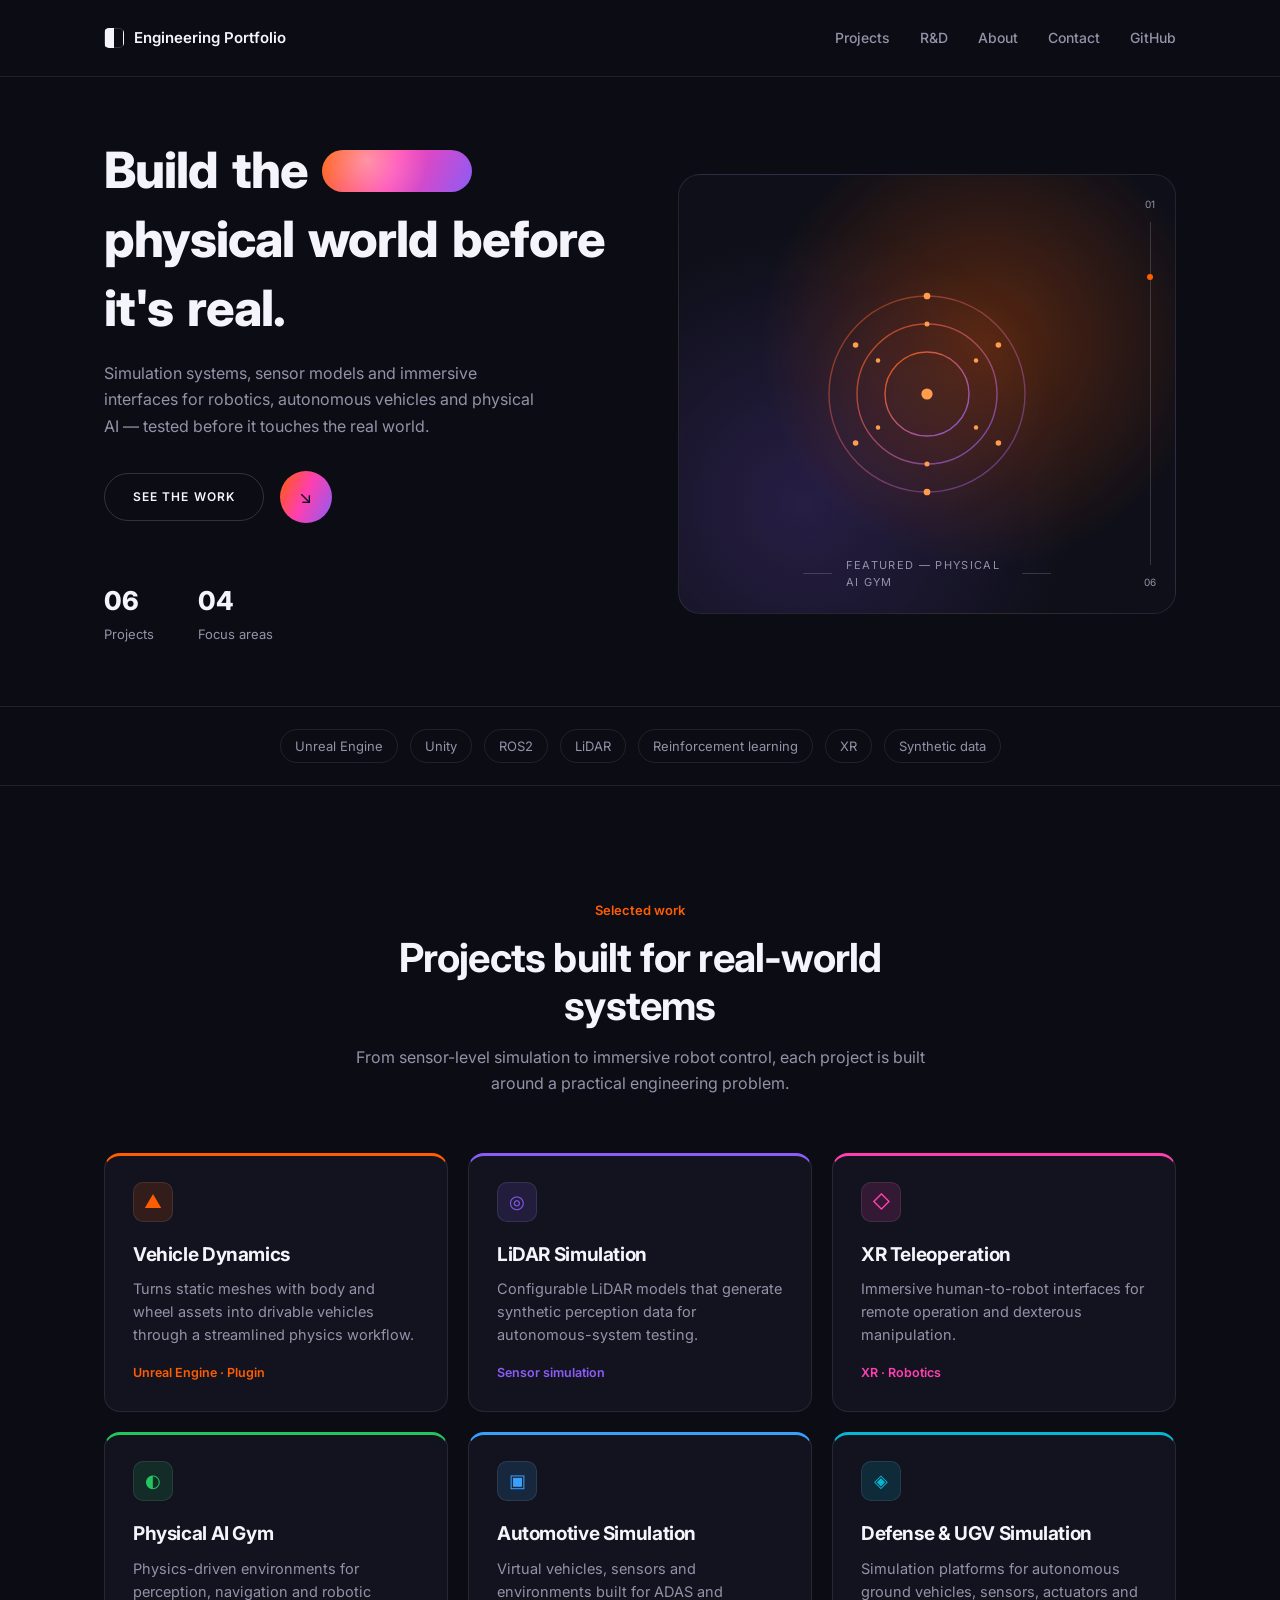
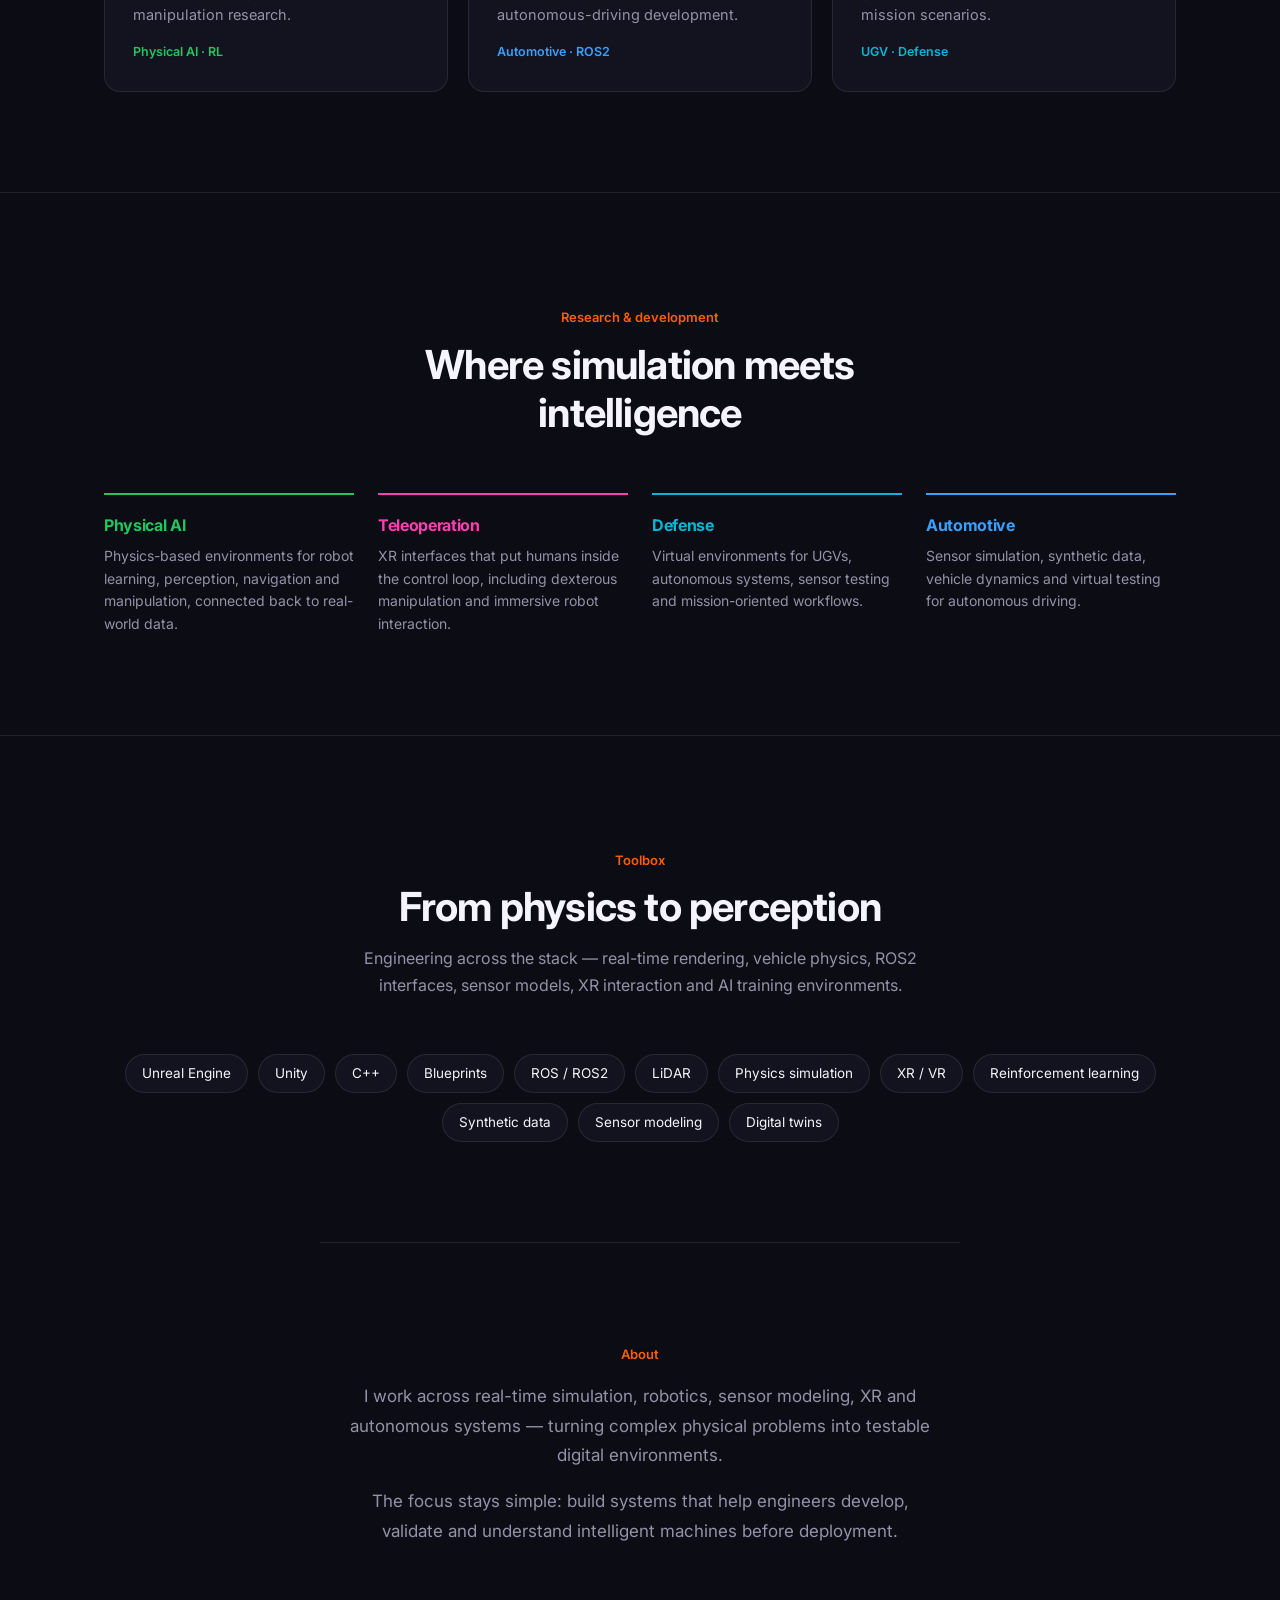
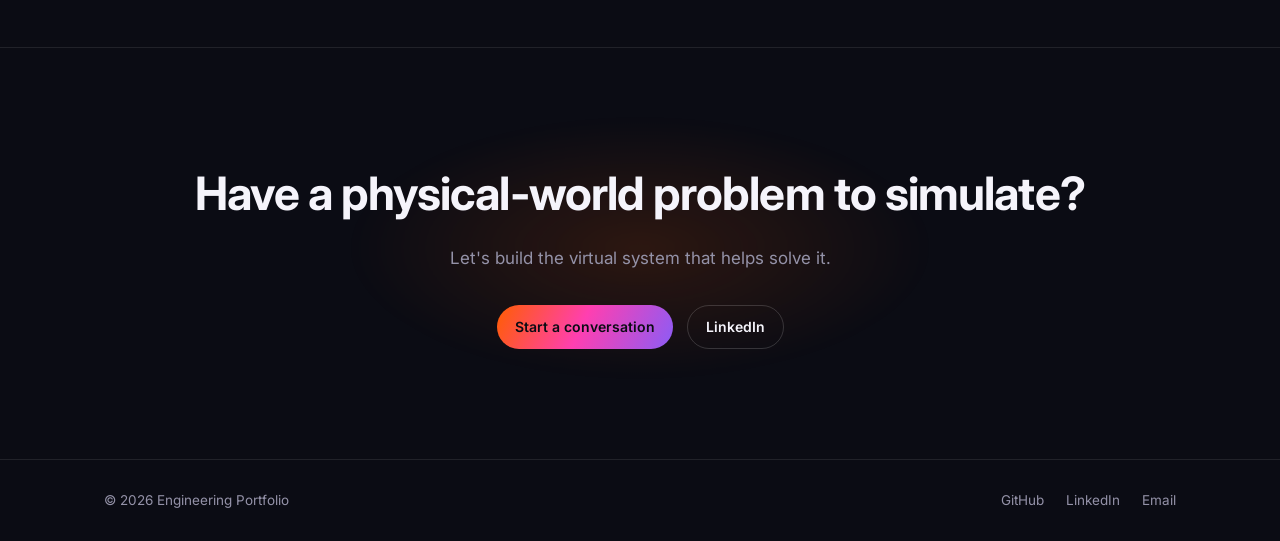
<file: index.html>
<!DOCTYPE html>
<html lang="en">
<head>
<meta charset="UTF-8">
<meta name="viewport" content="width=device-width, initial-scale=1.0">
<meta name="description" content="Portfolio — simulation, robotics, physical AI, XR and automotive systems.">
<title>Engineering Portfolio</title>
<link rel="stylesheet" href="style.css">
</head>
<body>
<div class="frame">
<header class="site-header">
  <div class="wrap">
    <a class="brand" href="#top"><span class="brand-mark"></span>Engineering Portfolio</a>
    <nav>
      <a href="#projects">Projects</a>
      <a href="#research">R&amp;D</a>
      <a href="#about">About</a>
      <a href="#contact">Contact</a>
      <a href="https://github.com/" target="_blank" rel="noopener">GitHub</a>
    </nav>
  </div>
</header>

<main id="top">
  <section class="hero2">
    <div class="wrap">
      <div class="hero2-copy">
        <h1>
          <span>Build</span><span>the</span>
          <span class="headline-pill" aria-hidden="true"></span>
          <span>physical</span><span>world</span><span>before</span><span>it's</span><span>real.</span>
        </h1>
        <p class="lede">Simulation systems, sensor models and immersive interfaces for robotics, autonomous vehicles and physical AI — tested before it touches the real world.</p>
        <div class="hero2-cta">
          <a class="btn-pill-outline" href="#projects">See the work</a>
          <a class="btn-circle" href="#contact" aria-label="Get in touch">↘</a>
        </div>
        <div class="hero2-stats">
          <div><strong>06</strong><span>Projects</span></div>
          <div><strong>04</strong><span>Focus areas</span></div>
        </div>
      </div>

      <div class="hero2-visual">
        <svg viewBox="0 0 200 200" xmlns="http://www.w3.org/2000/svg">
          <g fill="none" stroke="url(#g)" stroke-width="1">
            <circle cx="100" cy="100" r="70" opacity=".5"/>
            <circle cx="100" cy="100" r="50" opacity=".7"/>
            <circle cx="100" cy="100" r="30" opacity=".9"/>
          </g>
          <g fill="#ff9d4d">
            <circle cx="100" cy="30" r="2.4"/><circle cx="151" cy="65" r="2"/><circle cx="151" cy="135" r="2"/>
            <circle cx="100" cy="170" r="2.4"/><circle cx="49" cy="135" r="2"/><circle cx="49" cy="65" r="2"/>
            <circle cx="100" cy="50" r="1.8"/><circle cx="135" cy="76" r="1.6"/><circle cx="135" cy="124" r="1.6"/>
            <circle cx="100" cy="150" r="1.8"/><circle cx="65" cy="124" r="1.6"/><circle cx="65" cy="76" r="1.6"/>
            <circle cx="100" cy="100" r="4"/>
          </g>
          <defs>
            <linearGradient id="g" x1="0" y1="0" x2="1" y2="1">
              <stop offset="0" stop-color="#ff5d01"/>
              <stop offset="1" stop-color="#8b5cf6"/>
            </linearGradient>
          </defs>
        </svg>
        <div class="hero2-pager">
          <span class="line"></span>
          <span>FEATURED — PHYSICAL AI GYM</span>
          <span class="line"></span>
        </div>
        <div class="hero2-index">
          <span>01</span>
          <span class="track"><span class="dot"></span></span>
          <span>06</span>
        </div>
      </div>
    </div>
  </section>

  <div class="strip2">
    <div class="wrap">
      <span>Unreal Engine</span><span>Unity</span><span>ROS2</span><span>LiDAR</span><span>Reinforcement learning</span><span>XR</span><span>Synthetic data</span>
    </div>
  </div>

  <section class="section" id="projects">
    <div class="wrap">
      <div class="section-head">
        <p class="kicker">Selected work</p>
        <h2>Projects built for real-world systems</h2>
        <p>From sensor-level simulation to immersive robot control, each project is built around a practical engineering problem.</p>
      </div>

      <div class="card-grid">
        <div class="card" style="--ca:#ff5d01;--cas:rgba(255,93,1,.14)">
          <a class="card-link" href="projects/vehicle-dynamics.html" aria-label="Vehicle Dynamics"></a>
          <div class="card-icon">▲</div>
          <h3>Vehicle Dynamics</h3>
          <p>Turns static meshes with body and wheel assets into drivable vehicles through a streamlined physics workflow.</p>
          <span class="tag">Unreal Engine · Plugin</span>
        </div>

        <div class="card" style="--ca:#8b5cf6;--cas:rgba(139,92,246,.14)">
          <a class="card-link" href="projects/lidar-simulation.html" aria-label="LiDAR Simulation"></a>
          <div class="card-icon">◎</div>
          <h3>LiDAR Simulation</h3>
          <p>Configurable LiDAR models that generate synthetic perception data for autonomous-system testing.</p>
          <span class="tag">Sensor simulation</span>
        </div>

        <div class="card" style="--ca:#ff3fb0;--cas:rgba(255,63,176,.14)">
          <a class="card-link" href="projects/xr-teleoperation.html" aria-label="XR Teleoperation"></a>
          <div class="card-icon">◇</div>
          <h3>XR Teleoperation</h3>
          <p>Immersive human-to-robot interfaces for remote operation and dexterous manipulation.</p>
          <span class="tag">XR · Robotics</span>
        </div>

        <div class="card" style="--ca:#22c55e;--cas:rgba(34,197,94,.14)">
          <a class="card-link" href="projects/physical-ai.html" aria-label="Physical AI Gym"></a>
          <div class="card-icon">◐</div>
          <h3>Physical AI Gym</h3>
          <p>Physics-driven environments for perception, navigation and robotic manipulation research.</p>
          <span class="tag">Physical AI · RL</span>
        </div>

        <div class="card" style="--ca:#3aa0ff;--cas:rgba(58,160,255,.14)">
          <a class="card-link" href="projects/automotive-simulation.html" aria-label="Automotive Simulation"></a>
          <div class="card-icon">▣</div>
          <h3>Automotive Simulation</h3>
          <p>Virtual vehicles, sensors and environments built for ADAS and autonomous-driving development.</p>
          <span class="tag">Automotive · ROS2</span>
        </div>

        <div class="card" style="--ca:#06b6d4;--cas:rgba(6,182,212,.14)">
          <a class="card-link" href="projects/defense-ugv.html" aria-label="Defense and UGV Simulation"></a>
          <div class="card-icon">◈</div>
          <h3>Defense &amp; UGV Simulation</h3>
          <p>Simulation platforms for autonomous ground vehicles, sensors, actuators and mission scenarios.</p>
          <span class="tag">UGV · Defense</span>
        </div>
      </div>
    </div>
  </section>

  <section class="section" id="research" style="border-top:1px solid var(--line)">
    <div class="wrap">
      <div class="section-head">
        <p class="kicker">Research &amp; development</p>
        <h2>Where simulation meets intelligence</h2>
      </div>
      <div class="feature-grid">
        <article style="--ca:#22c55e">
          <h3>Physical AI</h3>
          <p>Physics-based environments for robot learning, perception, navigation and manipulation, connected back to real-world data.</p>
        </article>
        <article style="--ca:#ff3fb0">
          <h3>Teleoperation</h3>
          <p>XR interfaces that put humans inside the control loop, including dexterous manipulation and immersive robot interaction.</p>
        </article>
        <article style="--ca:#06b6d4">
          <h3>Defense</h3>
          <p>Virtual environments for UGVs, autonomous systems, sensor testing and mission-oriented workflows.</p>
        </article>
        <article style="--ca:#3aa0ff">
          <h3>Automotive</h3>
          <p>Sensor simulation, synthetic data, vehicle dynamics and virtual testing for autonomous driving.</p>
        </article>
      </div>
    </div>
  </section>

  <section class="section" id="toolbox" style="border-top:1px solid var(--line)">
    <div class="wrap">
      <div class="section-head">
        <p class="kicker">Toolbox</p>
        <h2>From physics to perception</h2>
        <p>Engineering across the stack — real-time rendering, vehicle physics, ROS2 interfaces, sensor models, XR interaction and AI training environments.</p>
      </div>
      <div class="tech-wrap">
        <span>Unreal Engine</span><span>Unity</span><span>C++</span><span>Blueprints</span><span>ROS / ROS2</span><span>LiDAR</span><span>Physics simulation</span><span>XR / VR</span><span>Reinforcement learning</span><span>Synthetic data</span><span>Sensor modeling</span><span>Digital twins</span>
      </div>
    </div>
  </section>

  <section class="section about" id="about" style="border-top:1px solid var(--line)">
    <div class="wrap">
      <div class="about">
        <p class="kicker" style="color:var(--accent);font-weight:600;font-size:13px;margin-bottom:14px">About</p>
        <p>I work across real-time simulation, robotics, sensor modeling, XR and autonomous systems — turning complex physical problems into testable digital environments.</p>
        <p>The focus stays simple: build systems that help engineers develop, validate and understand intelligent machines before deployment.</p>
      </div>
    </div>
  </section>

  <section class="cta" id="contact">
    <div class="cta-glow" aria-hidden="true"></div>
    <div class="wrap">
      <h2>Have a physical-world problem to simulate?</h2>
      <p>Let's build the virtual system that helps solve it.</p>
      <div class="cta-actions">
        <a class="btn btn-primary" href="mailto:your-email@example.com">Start a conversation</a>
        <a class="btn btn-ghost" href="https://www.linkedin.com/" target="_blank" rel="noopener">LinkedIn</a>
      </div>
    </div>
  </section>
</main>

<footer>
  <div class="wrap">
    <span class="copy">© 2026 Engineering Portfolio</span>
    <div class="foot-links">
      <a href="https://github.com/" target="_blank" rel="noopener">GitHub</a>
      <a href="https://www.linkedin.com/" target="_blank" rel="noopener">LinkedIn</a>
      <a href="mailto:your-email@example.com">Email</a>
    </div>
  </div>
</footer>
</div>
</body>
</html>
</file>
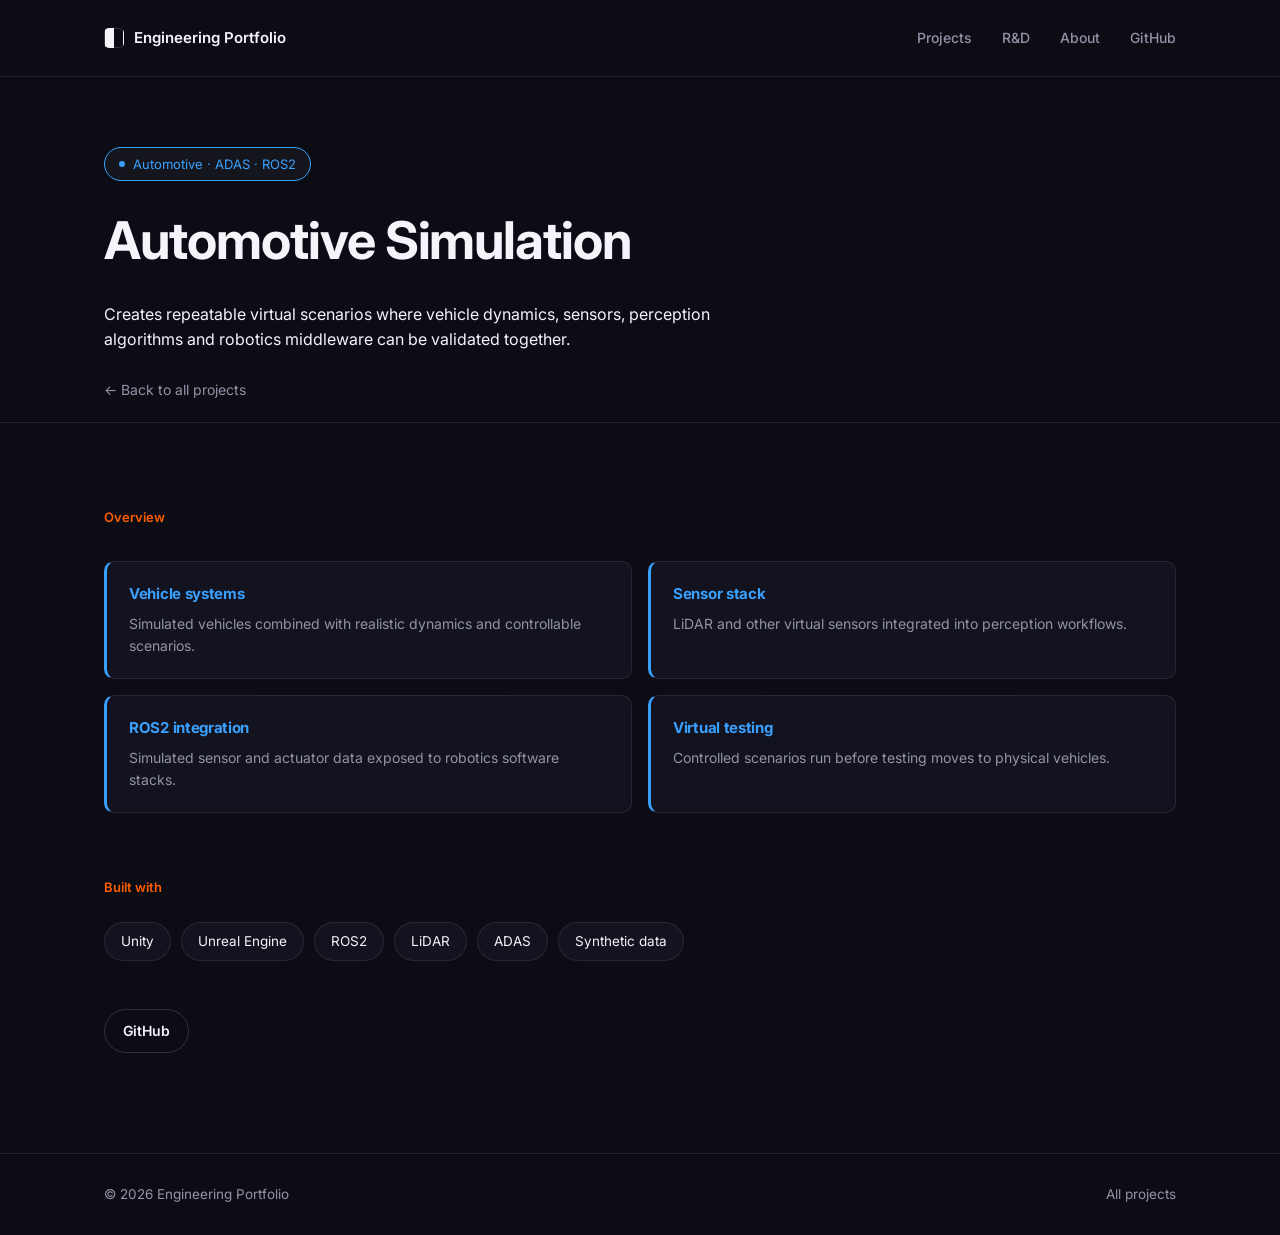
<file: automotive-simulation.html>
<!DOCTYPE html>
<html lang="en">
<head>
<meta charset="UTF-8">
<meta name="viewport" content="width=device-width, initial-scale=1.0">
<title>Automotive Simulation — Engineering Portfolio</title>
<link rel="stylesheet" href="../style.css">
</head>
<body>
<div class="frame">
<header class="site-header">
  <div class="wrap">
    <a class="brand" href="../index.html"><span class="brand-mark"></span>Engineering Portfolio</a>
    <nav>
      <a href="../index.html#projects">Projects</a>
      <a href="../index.html#research">R&amp;D</a>
      <a href="../index.html#about">About</a>
      <a href="https://github.com/" target="_blank" rel="noopener">GitHub</a>
    </nav>
  </div>
</header>

<main>
  <section class="section post-hero" style="--ca:#3aa0ff">
    <div class="wrap">
      <span class="pill"><span class="dot"></span>Automotive · ADAS · ROS2</span>
      <h1>Automotive Simulation</h1>
      <p class="lede">Creates repeatable virtual scenarios where vehicle dynamics, sensors, perception algorithms and robotics middleware can be validated together.</p>
      <a class="post-back" href="../index.html">&larr; Back to all projects</a>
    </div>
  </section>

  <section class="section" style="border-top:1px solid var(--line);padding-top:70px">
    <div class="wrap">
      <div class="section-head" style="text-align:left;margin:0 0 32px">
        <p class="kicker">Overview</p>
      </div>
      <div class="spec-grid" style="--ca:#3aa0ff">
        <div class="spec-card"><h4>Vehicle systems</h4><p>Simulated vehicles combined with realistic dynamics and controllable scenarios.</p></div>
        <div class="spec-card"><h4>Sensor stack</h4><p>LiDAR and other virtual sensors integrated into perception workflows.</p></div>
        <div class="spec-card"><h4>ROS2 integration</h4><p>Simulated sensor and actuator data exposed to robotics software stacks.</p></div>
        <div class="spec-card"><h4>Virtual testing</h4><p>Controlled scenarios run before testing moves to physical vehicles.</p></div>
      </div>

      <div class="section-head" style="text-align:left;margin:64px 0 24px">
        <p class="kicker">Built with</p>
      </div>
      <div class="tech-wrap" style="justify-content:flex-start">
        <span>Unity</span>
        <span>Unreal Engine</span>
        <span>ROS2</span>
        <span>LiDAR</span>
        <span>ADAS</span>
        <span>Synthetic data</span>
      </div>

      <div class="post-links" style="margin-top:48px">
        <a class="btn btn-ghost" href="https://github.com/" target="_blank" rel="noopener">GitHub</a>
      </div>
    </div>
  </section>
</main>

<footer>
  <div class="wrap">
    <span class="copy">© 2026 Engineering Portfolio</span>
    <div class="foot-links">
      <a href="../index.html">All projects</a>
    </div>
  </div>
</footer>
</div>
</body>
</html>
</file>
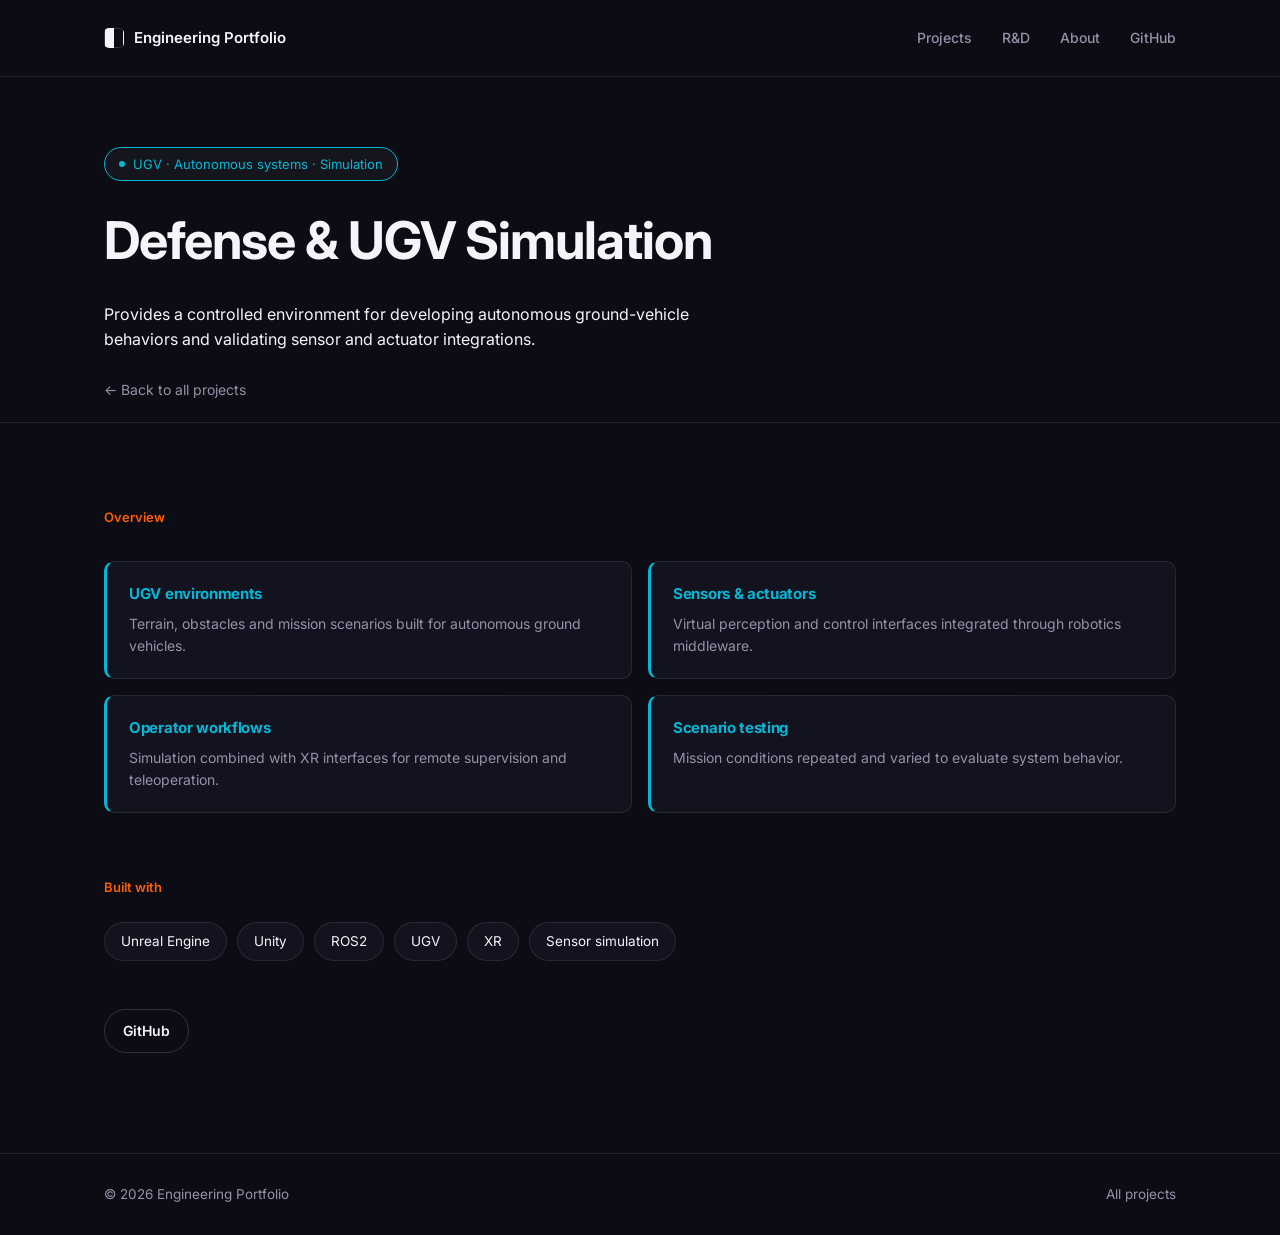
<file: defense-ugv.html>
<!DOCTYPE html>
<html lang="en">
<head>
<meta charset="UTF-8">
<meta name="viewport" content="width=device-width, initial-scale=1.0">
<title>Defense & UGV Simulation — Engineering Portfolio</title>
<link rel="stylesheet" href="../style.css">
</head>
<body>
<div class="frame">
<header class="site-header">
  <div class="wrap">
    <a class="brand" href="../index.html"><span class="brand-mark"></span>Engineering Portfolio</a>
    <nav>
      <a href="../index.html#projects">Projects</a>
      <a href="../index.html#research">R&amp;D</a>
      <a href="../index.html#about">About</a>
      <a href="https://github.com/" target="_blank" rel="noopener">GitHub</a>
    </nav>
  </div>
</header>

<main>
  <section class="section post-hero" style="--ca:#06b6d4">
    <div class="wrap">
      <span class="pill"><span class="dot"></span>UGV · Autonomous systems · Simulation</span>
      <h1>Defense &amp; UGV Simulation</h1>
      <p class="lede">Provides a controlled environment for developing autonomous ground-vehicle behaviors and validating sensor and actuator integrations.</p>
      <a class="post-back" href="../index.html">&larr; Back to all projects</a>
    </div>
  </section>

  <section class="section" style="border-top:1px solid var(--line);padding-top:70px">
    <div class="wrap">
      <div class="section-head" style="text-align:left;margin:0 0 32px">
        <p class="kicker">Overview</p>
      </div>
      <div class="spec-grid" style="--ca:#06b6d4">
        <div class="spec-card"><h4>UGV environments</h4><p>Terrain, obstacles and mission scenarios built for autonomous ground vehicles.</p></div>
        <div class="spec-card"><h4>Sensors &amp; actuators</h4><p>Virtual perception and control interfaces integrated through robotics middleware.</p></div>
        <div class="spec-card"><h4>Operator workflows</h4><p>Simulation combined with XR interfaces for remote supervision and teleoperation.</p></div>
        <div class="spec-card"><h4>Scenario testing</h4><p>Mission conditions repeated and varied to evaluate system behavior.</p></div>
      </div>

      <div class="section-head" style="text-align:left;margin:64px 0 24px">
        <p class="kicker">Built with</p>
      </div>
      <div class="tech-wrap" style="justify-content:flex-start">
        <span>Unreal Engine</span>
        <span>Unity</span>
        <span>ROS2</span>
        <span>UGV</span>
        <span>XR</span>
        <span>Sensor simulation</span>
      </div>

      <div class="post-links" style="margin-top:48px">
        <a class="btn btn-ghost" href="https://github.com/" target="_blank" rel="noopener">GitHub</a>
      </div>
    </div>
  </section>
</main>

<footer>
  <div class="wrap">
    <span class="copy">© 2026 Engineering Portfolio</span>
    <div class="foot-links">
      <a href="../index.html">All projects</a>
    </div>
  </div>
</footer>
</div>
</body>
</html>
</file>
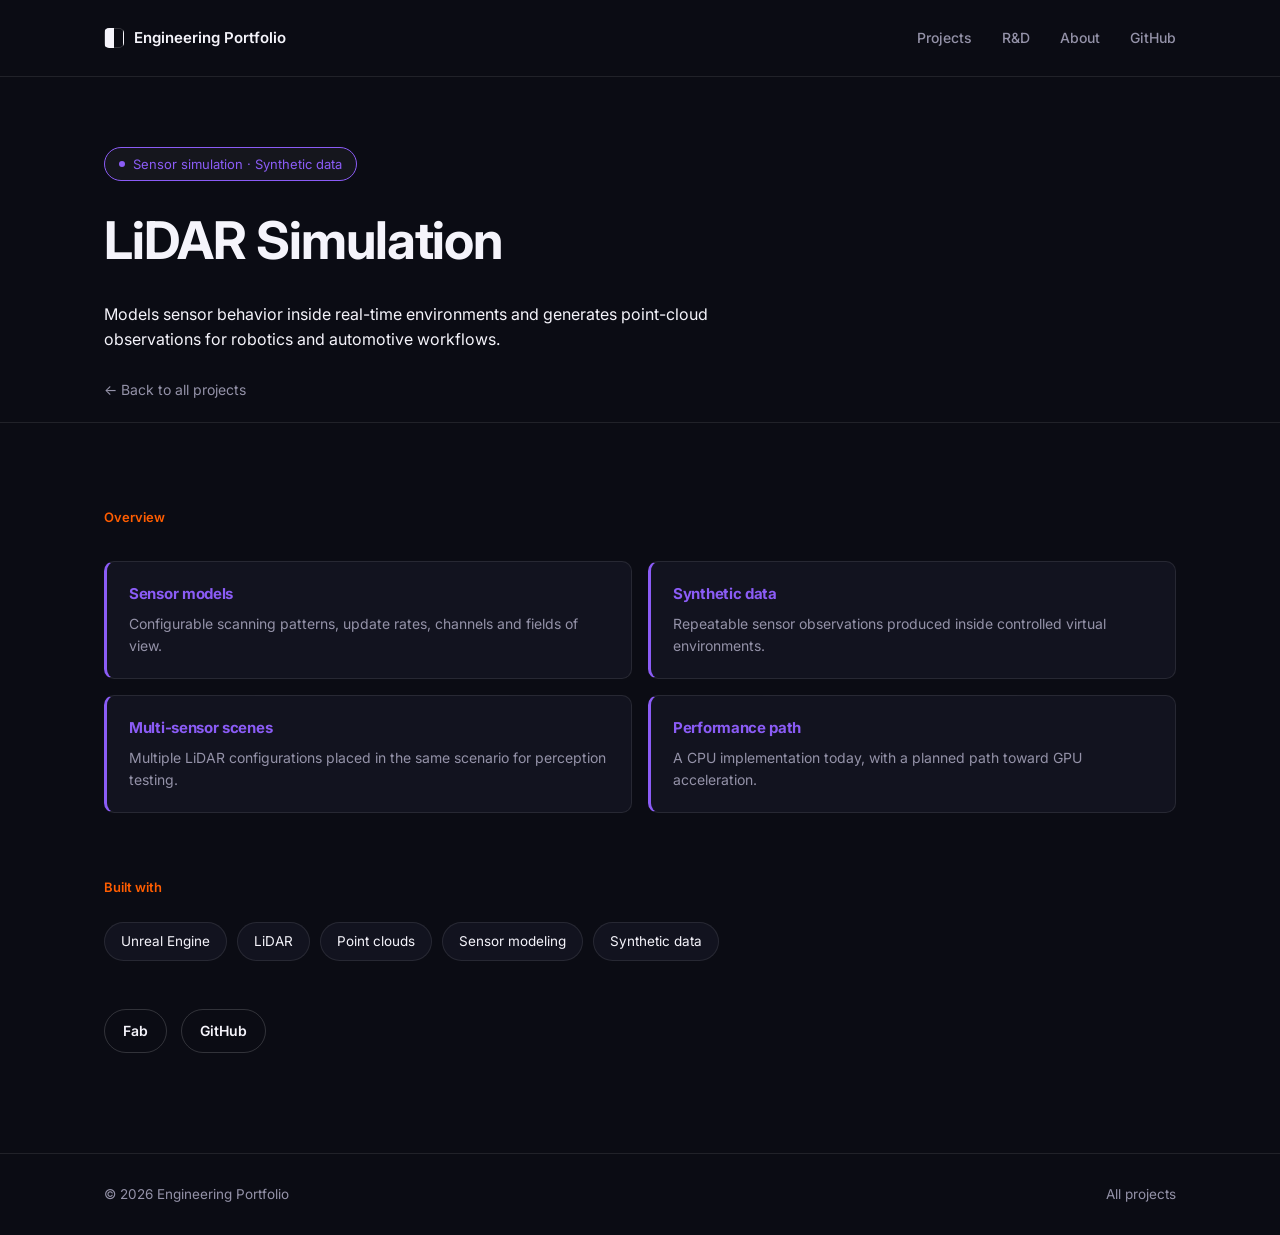
<file: lidar-simulation.html>
<!DOCTYPE html>
<html lang="en">
<head>
<meta charset="UTF-8">
<meta name="viewport" content="width=device-width, initial-scale=1.0">
<title>LiDAR Simulation — Engineering Portfolio</title>
<link rel="stylesheet" href="../style.css">
</head>
<body>
<div class="frame">
<header class="site-header">
  <div class="wrap">
    <a class="brand" href="../index.html"><span class="brand-mark"></span>Engineering Portfolio</a>
    <nav>
      <a href="../index.html#projects">Projects</a>
      <a href="../index.html#research">R&amp;D</a>
      <a href="../index.html#about">About</a>
      <a href="https://github.com/" target="_blank" rel="noopener">GitHub</a>
    </nav>
  </div>
</header>

<main>
  <section class="section post-hero" style="--ca:#8b5cf6">
    <div class="wrap">
      <span class="pill"><span class="dot"></span>Sensor simulation · Synthetic data</span>
      <h1>LiDAR Simulation</h1>
      <p class="lede">Models sensor behavior inside real-time environments and generates point-cloud observations for robotics and automotive workflows.</p>
      <a class="post-back" href="../index.html">&larr; Back to all projects</a>
    </div>
  </section>

  <section class="section" style="border-top:1px solid var(--line);padding-top:70px">
    <div class="wrap">
      <div class="section-head" style="text-align:left;margin:0 0 32px">
        <p class="kicker">Overview</p>
      </div>
      <div class="spec-grid" style="--ca:#8b5cf6">
        <div class="spec-card"><h4>Sensor models</h4><p>Configurable scanning patterns, update rates, channels and fields of view.</p></div>
        <div class="spec-card"><h4>Synthetic data</h4><p>Repeatable sensor observations produced inside controlled virtual environments.</p></div>
        <div class="spec-card"><h4>Multi-sensor scenes</h4><p>Multiple LiDAR configurations placed in the same scenario for perception testing.</p></div>
        <div class="spec-card"><h4>Performance path</h4><p>A CPU implementation today, with a planned path toward GPU acceleration.</p></div>
      </div>

      <div class="section-head" style="text-align:left;margin:64px 0 24px">
        <p class="kicker">Built with</p>
      </div>
      <div class="tech-wrap" style="justify-content:flex-start">
        <span>Unreal Engine</span>
        <span>LiDAR</span>
        <span>Point clouds</span>
        <span>Sensor modeling</span>
        <span>Synthetic data</span>
      </div>

      <div class="post-links" style="margin-top:48px">
        <a class="btn btn-ghost" href="https://www.fab.com/" target="_blank" rel="noopener">Fab</a>
        <a class="btn btn-ghost" href="https://github.com/" target="_blank" rel="noopener">GitHub</a>
      </div>
    </div>
  </section>
</main>

<footer>
  <div class="wrap">
    <span class="copy">© 2026 Engineering Portfolio</span>
    <div class="foot-links">
      <a href="../index.html">All projects</a>
    </div>
  </div>
</footer>
</div>
</body>
</html>
</file>
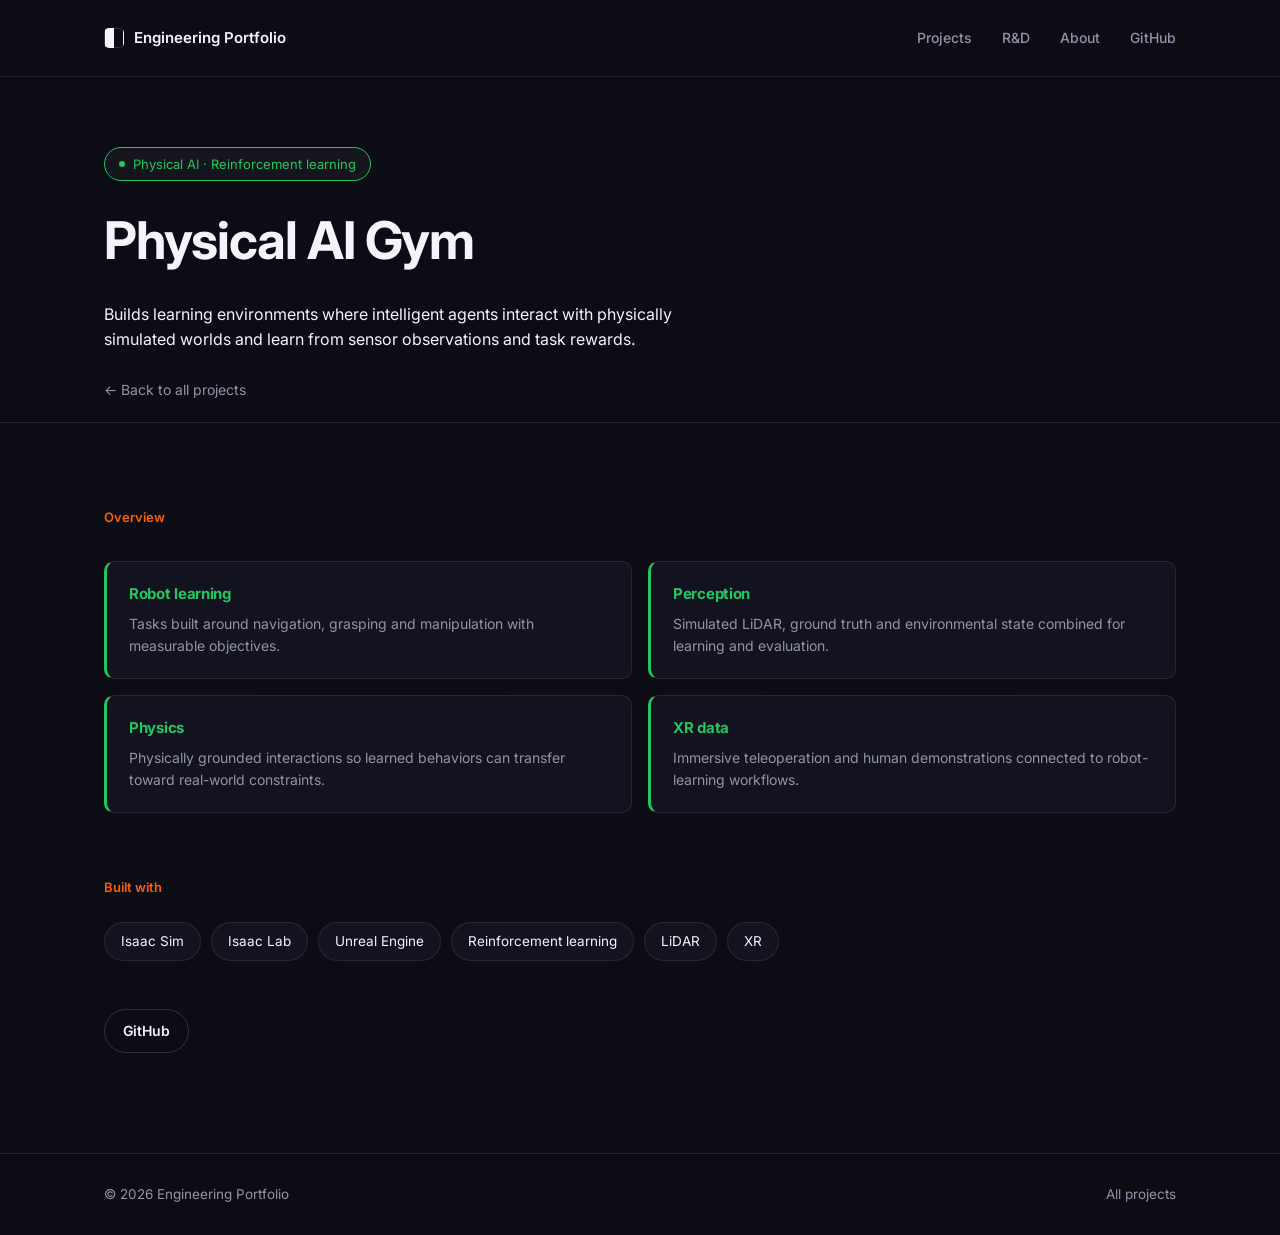
<file: physical-ai.html>
<!DOCTYPE html>
<html lang="en">
<head>
<meta charset="UTF-8">
<meta name="viewport" content="width=device-width, initial-scale=1.0">
<title>Physical AI Gym — Engineering Portfolio</title>
<link rel="stylesheet" href="../style.css">
</head>
<body>
<div class="frame">
<header class="site-header">
  <div class="wrap">
    <a class="brand" href="../index.html"><span class="brand-mark"></span>Engineering Portfolio</a>
    <nav>
      <a href="../index.html#projects">Projects</a>
      <a href="../index.html#research">R&amp;D</a>
      <a href="../index.html#about">About</a>
      <a href="https://github.com/" target="_blank" rel="noopener">GitHub</a>
    </nav>
  </div>
</header>

<main>
  <section class="section post-hero" style="--ca:#22c55e">
    <div class="wrap">
      <span class="pill"><span class="dot"></span>Physical AI · Reinforcement learning</span>
      <h1>Physical AI Gym</h1>
      <p class="lede">Builds learning environments where intelligent agents interact with physically simulated worlds and learn from sensor observations and task rewards.</p>
      <a class="post-back" href="../index.html">&larr; Back to all projects</a>
    </div>
  </section>

  <section class="section" style="border-top:1px solid var(--line);padding-top:70px">
    <div class="wrap">
      <div class="section-head" style="text-align:left;margin:0 0 32px">
        <p class="kicker">Overview</p>
      </div>
      <div class="spec-grid" style="--ca:#22c55e">
        <div class="spec-card"><h4>Robot learning</h4><p>Tasks built around navigation, grasping and manipulation with measurable objectives.</p></div>
        <div class="spec-card"><h4>Perception</h4><p>Simulated LiDAR, ground truth and environmental state combined for learning and evaluation.</p></div>
        <div class="spec-card"><h4>Physics</h4><p>Physically grounded interactions so learned behaviors can transfer toward real-world constraints.</p></div>
        <div class="spec-card"><h4>XR data</h4><p>Immersive teleoperation and human demonstrations connected to robot-learning workflows.</p></div>
      </div>

      <div class="section-head" style="text-align:left;margin:64px 0 24px">
        <p class="kicker">Built with</p>
      </div>
      <div class="tech-wrap" style="justify-content:flex-start">
        <span>Isaac Sim</span>
        <span>Isaac Lab</span>
        <span>Unreal Engine</span>
        <span>Reinforcement learning</span>
        <span>LiDAR</span>
        <span>XR</span>
      </div>

      <div class="post-links" style="margin-top:48px">
        <a class="btn btn-ghost" href="https://github.com/" target="_blank" rel="noopener">GitHub</a>
      </div>
    </div>
  </section>
</main>

<footer>
  <div class="wrap">
    <span class="copy">© 2026 Engineering Portfolio</span>
    <div class="foot-links">
      <a href="../index.html">All projects</a>
    </div>
  </div>
</footer>
</div>
</body>
</html>
</file>
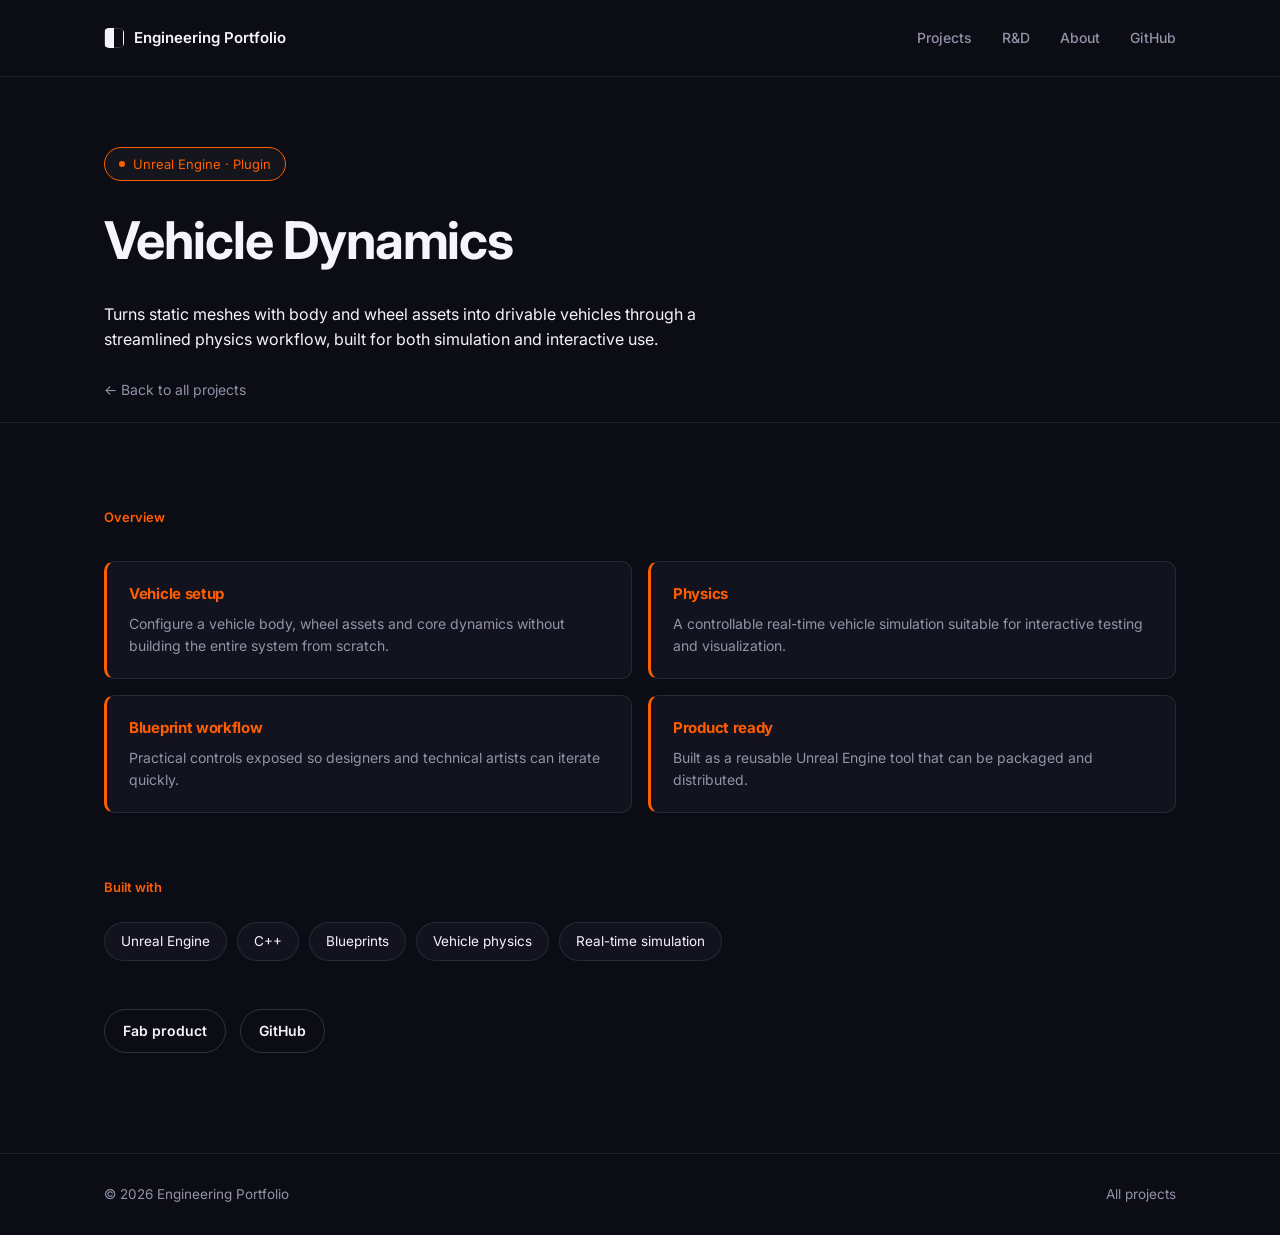
<file: vehicle-dynamics.html>
<!DOCTYPE html>
<html lang="en">
<head>
<meta charset="UTF-8">
<meta name="viewport" content="width=device-width, initial-scale=1.0">
<title>Vehicle Dynamics — Engineering Portfolio</title>
<link rel="stylesheet" href="../style.css">
</head>
<body>
<div class="frame">
<header class="site-header">
  <div class="wrap">
    <a class="brand" href="../index.html"><span class="brand-mark"></span>Engineering Portfolio</a>
    <nav>
      <a href="../index.html#projects">Projects</a>
      <a href="../index.html#research">R&amp;D</a>
      <a href="../index.html#about">About</a>
      <a href="https://github.com/" target="_blank" rel="noopener">GitHub</a>
    </nav>
  </div>
</header>

<main>
  <section class="section post-hero" style="--ca:#ff5d01">
    <div class="wrap">
      <span class="pill"><span class="dot"></span>Unreal Engine · Plugin</span>
      <h1>Vehicle Dynamics</h1>
      <p class="lede">Turns static meshes with body and wheel assets into drivable vehicles through a streamlined physics workflow, built for both simulation and interactive use.</p>
      <a class="post-back" href="../index.html">&larr; Back to all projects</a>
    </div>
  </section>

  <section class="section" style="border-top:1px solid var(--line);padding-top:70px">
    <div class="wrap">
      <div class="section-head" style="text-align:left;margin:0 0 32px">
        <p class="kicker">Overview</p>
      </div>
      <div class="spec-grid" style="--ca:#ff5d01">
        <div class="spec-card"><h4>Vehicle setup</h4><p>Configure a vehicle body, wheel assets and core dynamics without building the entire system from scratch.</p></div>
        <div class="spec-card"><h4>Physics</h4><p>A controllable real-time vehicle simulation suitable for interactive testing and visualization.</p></div>
        <div class="spec-card"><h4>Blueprint workflow</h4><p>Practical controls exposed so designers and technical artists can iterate quickly.</p></div>
        <div class="spec-card"><h4>Product ready</h4><p>Built as a reusable Unreal Engine tool that can be packaged and distributed.</p></div>
      </div>

      <div class="section-head" style="text-align:left;margin:64px 0 24px">
        <p class="kicker">Built with</p>
      </div>
      <div class="tech-wrap" style="justify-content:flex-start">
        <span>Unreal Engine</span>
        <span>C++</span>
        <span>Blueprints</span>
        <span>Vehicle physics</span>
        <span>Real-time simulation</span>
      </div>

      <div class="post-links" style="margin-top:48px">
        <a class="btn btn-ghost" href="https://www.fab.com/" target="_blank" rel="noopener">Fab product</a>
        <a class="btn btn-ghost" href="https://github.com/" target="_blank" rel="noopener">GitHub</a>
      </div>
    </div>
  </section>
</main>

<footer>
  <div class="wrap">
    <span class="copy">© 2026 Engineering Portfolio</span>
    <div class="foot-links">
      <a href="../index.html">All projects</a>
    </div>
  </div>
</footer>
</div>
</body>
</html>
</file>
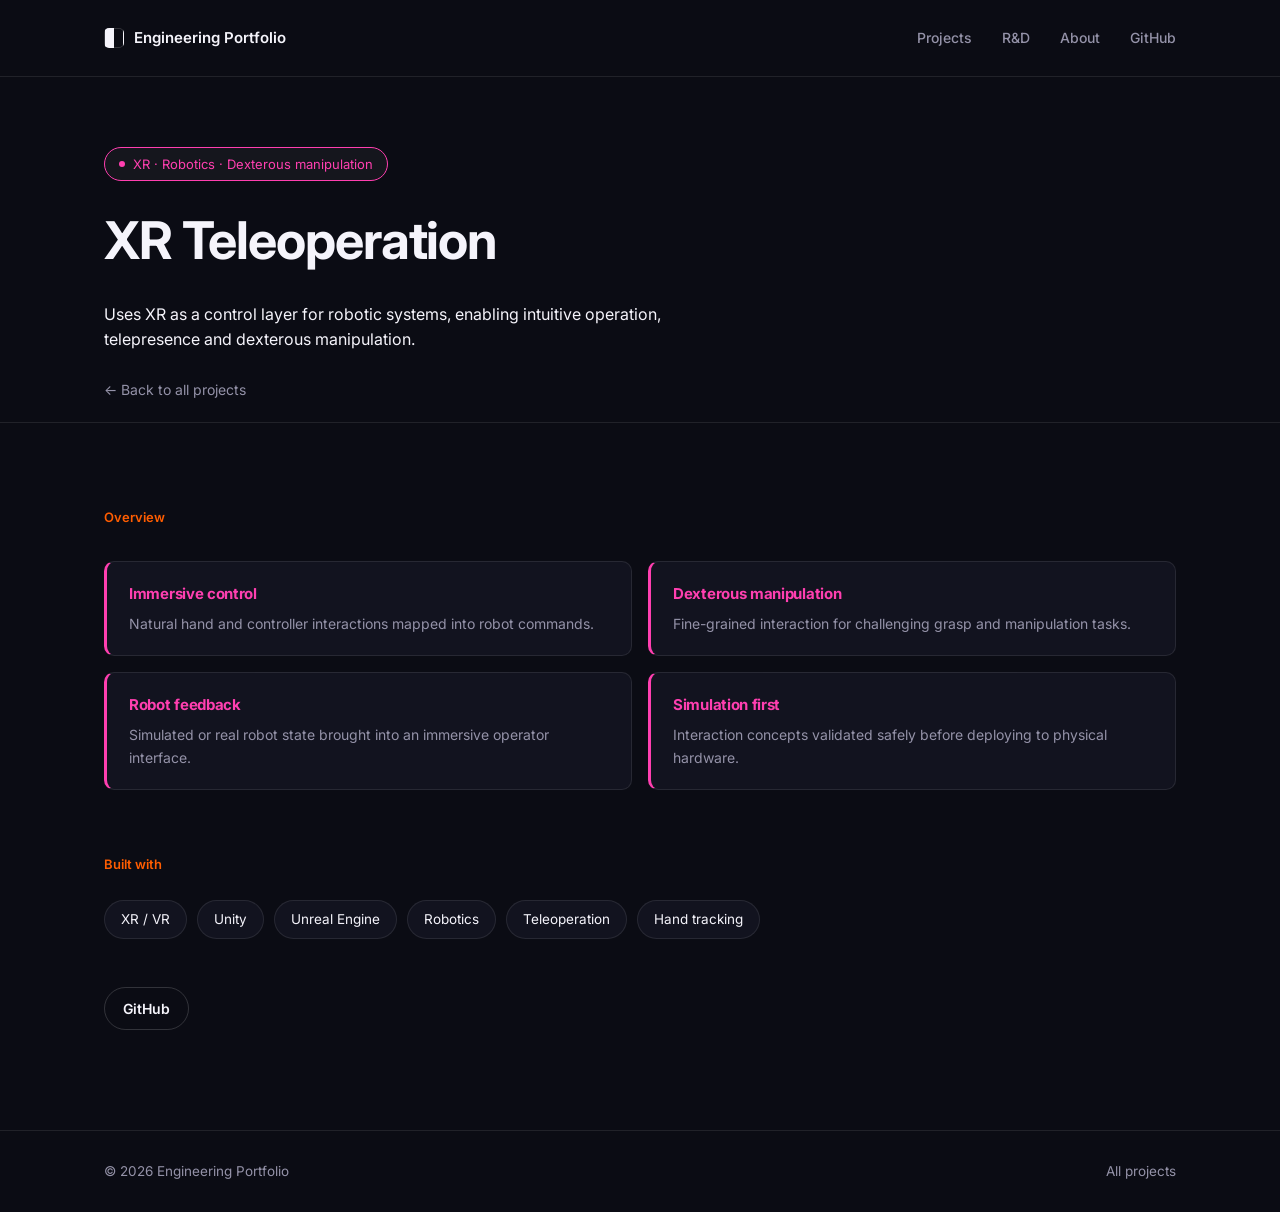
<file: xr-teleoperation.html>
<!DOCTYPE html>
<html lang="en">
<head>
<meta charset="UTF-8">
<meta name="viewport" content="width=device-width, initial-scale=1.0">
<title>XR Teleoperation — Engineering Portfolio</title>
<link rel="stylesheet" href="../style.css">
</head>
<body>
<div class="frame">
<header class="site-header">
  <div class="wrap">
    <a class="brand" href="../index.html"><span class="brand-mark"></span>Engineering Portfolio</a>
    <nav>
      <a href="../index.html#projects">Projects</a>
      <a href="../index.html#research">R&amp;D</a>
      <a href="../index.html#about">About</a>
      <a href="https://github.com/" target="_blank" rel="noopener">GitHub</a>
    </nav>
  </div>
</header>

<main>
  <section class="section post-hero" style="--ca:#ff3fb0">
    <div class="wrap">
      <span class="pill"><span class="dot"></span>XR · Robotics · Dexterous manipulation</span>
      <h1>XR Teleoperation</h1>
      <p class="lede">Uses XR as a control layer for robotic systems, enabling intuitive operation, telepresence and dexterous manipulation.</p>
      <a class="post-back" href="../index.html">&larr; Back to all projects</a>
    </div>
  </section>

  <section class="section" style="border-top:1px solid var(--line);padding-top:70px">
    <div class="wrap">
      <div class="section-head" style="text-align:left;margin:0 0 32px">
        <p class="kicker">Overview</p>
      </div>
      <div class="spec-grid" style="--ca:#ff3fb0">
        <div class="spec-card"><h4>Immersive control</h4><p>Natural hand and controller interactions mapped into robot commands.</p></div>
        <div class="spec-card"><h4>Dexterous manipulation</h4><p>Fine-grained interaction for challenging grasp and manipulation tasks.</p></div>
        <div class="spec-card"><h4>Robot feedback</h4><p>Simulated or real robot state brought into an immersive operator interface.</p></div>
        <div class="spec-card"><h4>Simulation first</h4><p>Interaction concepts validated safely before deploying to physical hardware.</p></div>
      </div>

      <div class="section-head" style="text-align:left;margin:64px 0 24px">
        <p class="kicker">Built with</p>
      </div>
      <div class="tech-wrap" style="justify-content:flex-start">
        <span>XR / VR</span>
        <span>Unity</span>
        <span>Unreal Engine</span>
        <span>Robotics</span>
        <span>Teleoperation</span>
        <span>Hand tracking</span>
      </div>

      <div class="post-links" style="margin-top:48px">
        <a class="btn btn-ghost" href="https://github.com/" target="_blank" rel="noopener">GitHub</a>
      </div>
    </div>
  </section>
</main>

<footer>
  <div class="wrap">
    <span class="copy">© 2026 Engineering Portfolio</span>
    <div class="foot-links">
      <a href="../index.html">All projects</a>
    </div>
  </div>
</footer>
</div>
</body>
</html>
</file>
<file: style.css>
@import url('https://fonts.googleapis.com/css2?family=Inter:wght@400;500;600;700;800&display=swap');

:root{
  --canvas:#48453e;
  --bg:#0b0c14;
  --bg-soft:#12131f;
  --bg-soft-2:#171826;
  --text:#f5f4fb;
  --muted:#9492a8;
  --line:rgba(255,255,255,.09);
  --line-strong:rgba(255,255,255,.16);
  --accent:#ff5d01;
  --accent2:#8b5cf6;
  --grad:linear-gradient(115deg,#ff5d01 0%,#ff3fb0 48%,#8b5cf6 100%);
  --radius:16px;
  --radius-sm:10px;
  --sans:"Inter",-apple-system,BlinkMacSystemFont,"Segoe UI",Helvetica,Arial,sans-serif;
  --max:1120px;
}

*{box-sizing:border-box}
html{scroll-behavior:smooth}
@media (prefers-reduced-motion: reduce){html{scroll-behavior:auto}}
body{margin:0;background:var(--canvas);color:var(--text);font-family:var(--sans);line-height:1.55;-webkit-font-smoothing:antialiased}
a{color:inherit;text-decoration:none}
h1,h2,h3,h4{margin:0;font-weight:700;letter-spacing:-.02em}
p{margin:0}
:focus-visible{outline:2px solid var(--accent);outline-offset:3px}

.frame{max-width:none;width:100%;margin:0;border-radius:0;overflow:hidden;background:var(--bg);box-shadow:none}

.wrap{max-width:var(--max);margin:0 auto;padding:0 24px}
.muted{color:var(--muted)}

.grad-text{background:var(--grad);-webkit-background-clip:text;background-clip:text;color:transparent}

/* header */
.site-header{border-bottom:1px solid var(--line)}
.site-header .wrap{height:76px;display:flex;align-items:center;justify-content:space-between;gap:24px}
.brand{display:flex;align-items:center;gap:10px;font-weight:600;font-size:15px}
.brand-mark{width:20px;height:20px;border-radius:5px;border:1px solid var(--line-strong);background:linear-gradient(90deg,var(--text) 50%,transparent 50%)}
nav{display:flex;align-items:center;gap:30px}
nav a{font-size:14px;color:var(--muted);font-weight:500}
nav a:hover{color:var(--text)}
.btn{display:inline-flex;align-items:center;gap:8px;font-size:14px;font-weight:600;padding:10px 18px;border-radius:999px;white-space:nowrap}
.btn-primary{background:var(--grad);color:#0b0c14}
.btn-primary:hover{filter:brightness(1.08)}
.btn-ghost{border:1px solid var(--line-strong);color:var(--text)}
.btn-ghost:hover{border-color:var(--muted)}

/* homepage hero — framed, split layout */
.hero2{padding:0}
.hero2 .wrap{display:grid;grid-template-columns:1.05fr 1fr;gap:52px;align-items:center;padding-top:64px;padding-bottom:60px}
.hero2-copy h1{display:flex;flex-wrap:wrap;align-items:center;gap:10px 14px;font-size:clamp(32px,4.2vw,50px);font-weight:800;line-height:1.18;letter-spacing:-.02em;margin:0}
.headline-pill{width:150px;height:42px;border-radius:999px;background:var(--grad);position:relative;overflow:hidden;flex:0 0 auto}
.headline-pill::after{content:"";position:absolute;inset:0;background:radial-gradient(circle at 30% 25%,rgba(255,255,255,.4),transparent 55%)}
.hero2-copy .lede{margin-top:22px;max-width:440px;font-size:16px;color:var(--muted);line-height:1.65}
.hero2-cta{display:flex;align-items:center;gap:16px;margin-top:32px}
.btn-pill-outline{border:1px solid var(--line-strong);border-radius:999px;padding:14px 28px;font-size:12px;letter-spacing:.09em;text-transform:uppercase;font-weight:600;color:var(--text)}
.btn-pill-outline:hover{border-color:var(--muted)}
.btn-circle{width:52px;height:52px;border-radius:50%;background:var(--grad);display:flex;align-items:center;justify-content:center;font-size:17px;color:#0b0c14;flex:0 0 auto}
.hero2-stats{display:flex;gap:44px;margin-top:58px}
.hero2-stats strong{display:block;font-size:26px;font-weight:800}
.hero2-stats span{font-size:13px;color:var(--muted)}

.hero2-visual{position:relative;border-radius:22px;overflow:hidden;border:1px solid var(--line);min-height:440px;background:radial-gradient(circle at 62% 38%,rgba(255,93,1,.30),transparent 55%),radial-gradient(circle at 25% 75%,rgba(139,92,246,.20),transparent 55%),#0e0f18;display:flex;align-items:center;justify-content:center}
.hero2-visual svg{width:62%;max-width:280px;filter:drop-shadow(0 0 26px rgba(255,93,1,.35))}
.hero2-pager{position:absolute;bottom:22px;left:50%;transform:translateX(-50%);display:flex;align-items:center;gap:14px;font-size:11px;letter-spacing:.12em;color:var(--muted)}
.hero2-pager .line{width:36px;height:1px;background:var(--line-strong)}
.hero2-index{position:absolute;top:22px;bottom:22px;right:18px;width:14px;display:flex;flex-direction:column;align-items:center;font-size:10px;color:var(--muted)}
.hero2-index .track{flex:1;width:1px;background:var(--line-strong);margin:10px 0;position:relative}
.hero2-index .dot{position:absolute;left:50%;top:16%;transform:translate(-50%,-50%);width:6px;height:6px;border-radius:50%;background:var(--accent)}

.strip2{border-top:1px solid var(--line);border-bottom:1px solid var(--line)}
.strip2 .wrap{display:flex;flex-wrap:wrap;justify-content:center;gap:12px;padding:22px 24px;font-size:13px;color:var(--muted)}
.strip2 span{border:1px solid var(--line);border-radius:999px;padding:6px 14px}

@media(max-width:900px){
  .hero2 .wrap{grid-template-columns:1fr;padding-top:40px}
  .hero2-visual{min-height:280px}
  .hero2-index{display:none}
  .hero2-stats{gap:30px}
}
@media(max-width:520px){
  .headline-pill{width:100px;height:32px}
}

/* hero (kept for project detail pages via .post-hero, see below) */
.hero{position:relative;overflow:hidden;padding:120px 0 100px;text-align:center}
.hero-glow{position:absolute;inset:-20% -10% auto -10%;height:760px;background:radial-gradient(closest-side,rgba(255,93,1,.45),transparent 65%),radial-gradient(closest-side,rgba(255,63,176,.34),transparent 60%),radial-gradient(closest-side,rgba(139,92,246,.40),transparent 65%);background-position:14% 30%,55% 0%,86% 25%;background-repeat:no-repeat;pointer-events:none;z-index:0}
.hero .wrap{position:relative;z-index:1}
.pill{display:inline-flex;align-items:center;gap:8px;border:1px solid var(--line-strong);background:rgba(255,255,255,.04);padding:6px 14px;border-radius:999px;font-size:13px;color:var(--muted);margin-bottom:28px}
.pill .dot{width:6px;height:6px;border-radius:50%;background:var(--ca,var(--grad))}
.post-hero .pill{border-color:var(--ca,var(--line-strong));color:var(--ca,var(--muted))}
.hero h1{font-size:clamp(38px,6vw,64px);line-height:1.08;max-width:820px;margin:0 auto}
.hero .lede{max-width:580px;margin:24px auto 0;font-size:18px;color:var(--muted);line-height:1.65}
.hero-actions{display:flex;justify-content:center;gap:14px;margin-top:36px;flex-wrap:wrap}

.code-card{max-width:520px;margin:52px auto 0;text-align:left;background:#0e0f1a;border:1px solid var(--line-strong);border-radius:var(--radius);padding:20px 22px;box-shadow:0 30px 70px -25px rgba(0,0,0,.7)}
.code-card .dots{display:flex;gap:6px;margin-bottom:16px}
.code-card .dots span{width:10px;height:10px;border-radius:50%}
.code-card .dots span:nth-child(1){background:#ff5f56}
.code-card .dots span:nth-child(2){background:#ffbd2e}
.code-card .dots span:nth-child(3){background:#27c93f}
.code-card pre{margin:0;font-family:ui-monospace,SFMono-Regular,"SF Mono",Menlo,Consolas,monospace;font-size:13px;line-height:1.75;white-space:pre-wrap}
.c-key{color:#ff79c6}
.c-var{color:#8be9fd}
.c-str{color:#50fa7b}
.c-com{color:#6b7280}
.c-punc{color:#f5f4fb}

.strip{border-top:1px solid var(--line);border-bottom:1px solid var(--line)}
.strip .wrap{display:flex;flex-wrap:wrap;justify-content:center;gap:12px;padding:22px 24px;font-size:13px;color:var(--muted)}
.strip span{border:1px solid var(--line);border-radius:999px;padding:6px 14px}

/* sections */
.section{padding:100px 0}
.section-head{text-align:center;max-width:620px;margin:0 auto 56px}
.section-head .kicker{font-size:13px;font-weight:600;color:var(--accent);margin-bottom:12px}
.section-head h2{font-size:clamp(28px,4vw,40px);line-height:1.2}
.section-head p{margin-top:14px;color:var(--muted);font-size:16px;line-height:1.65}

/* project cards */
.card-grid{display:grid;grid-template-columns:repeat(3,1fr);gap:20px}
.card{position:relative;background:var(--bg-soft);border:1px solid var(--line);border-top:3px solid var(--ca,var(--accent));border-radius:var(--radius);padding:26px 28px 28px;transition:.2s border-color,.2s transform,.2s box-shadow}
.card:hover{border-color:var(--line-strong);border-top-color:var(--ca,var(--accent));transform:translateY(-3px);box-shadow:0 22px 44px -28px var(--ca,var(--accent))}
.card-icon{width:40px;height:40px;border-radius:10px;background:var(--cas,var(--bg-soft-2));color:var(--ca,var(--accent));border:1px solid var(--line);display:flex;align-items:center;justify-content:center;font-size:18px;margin-bottom:18px}
.card h3{font-size:19px;margin-bottom:8px}
.card p{color:var(--muted);font-size:14.5px;line-height:1.6}
.card .tag{display:inline-block;margin-top:16px;font-size:12.5px;color:var(--ca,var(--accent));font-weight:600}
.card a.card-link{position:absolute;inset:0;border-radius:inherit}

/* research */
.feature-grid{display:grid;grid-template-columns:repeat(4,1fr);gap:24px}
.feature-grid article{border-top:2px solid var(--ca,var(--accent));padding-top:18px}
.feature-grid article h3{font-size:16px;margin-bottom:8px;color:var(--ca,var(--text))}
.feature-grid article p{color:var(--muted);font-size:14px;line-height:1.6}

/* toolbox */
.tech-wrap{display:flex;flex-wrap:wrap;justify-content:center;gap:10px}
.tech-wrap span{border:1px solid var(--line);background:var(--bg-soft);padding:8px 16px;border-radius:999px;font-size:13.5px;color:var(--text)}

/* about */
.about{text-align:center;max-width:640px;margin:0 auto}
.about p{color:var(--muted);font-size:17px;line-height:1.75}
.about p+p{margin-top:16px}

/* contact / CTA */
.cta{border-top:1px solid var(--line);padding:110px 0;text-align:center;position:relative;overflow:hidden}
.cta-glow{position:absolute;left:50%;top:0;transform:translateX(-50%);width:900px;height:400px;background:radial-gradient(closest-side,rgba(255,93,1,.14),transparent 65%);filter:blur(6px);pointer-events:none}
.cta .wrap{position:relative}
.cta h2{font-size:clamp(30px,4.6vw,46px)}
.cta p{margin-top:16px;color:var(--muted);font-size:17px}
.cta-actions{display:flex;justify-content:center;gap:14px;margin-top:34px;flex-wrap:wrap}

footer{border-top:1px solid var(--line)}
footer .wrap{padding:30px 24px;display:flex;justify-content:space-between;align-items:center;gap:16px;flex-wrap:wrap}
.foot-links{display:flex;gap:22px}
.foot-links a{font-size:13.5px;color:var(--muted)}
.foot-links a:hover{color:var(--text)}
footer .copy{font-size:13.5px;color:var(--muted)}

/* project detail page */
.post-hero{padding:70px 0 20px;text-align:left}
.post-hero .pill{margin-bottom:20px}
.post-hero h1{font-size:clamp(32px,5.2vw,52px);text-align:left;margin:0}
.post-hero .lede{text-align:left;margin:20px 0 0;max-width:640px}
.post-back{display:inline-flex;align-items:center;gap:6px;margin-top:28px;font-size:14px;color:var(--muted)}
.post-back:hover{color:var(--text)}

.spec-grid{display:grid;grid-template-columns:1fr 1fr;gap:16px}
.spec-card{background:var(--bg-soft);border:1px solid var(--line);border-left:3px solid var(--ca,var(--accent));border-radius:var(--radius-sm);padding:20px 22px}
.spec-card h4{font-size:15px;margin-bottom:8px;color:var(--ca,var(--text))}
.spec-card p{color:var(--muted);font-size:14px;line-height:1.6}

.post-links{display:flex;gap:14px;flex-wrap:wrap;margin-top:8px}

@media(max-width:860px){
  nav{display:none}
  .card-grid{grid-template-columns:1fr 1fr}
  .feature-grid{grid-template-columns:1fr 1fr}
  .spec-grid{grid-template-columns:1fr}
}
@media(max-width:560px){
  .card-grid{grid-template-columns:1fr}
  .feature-grid{grid-template-columns:1fr}
  .section{padding:70px 0}
  .hero{padding:90px 0 70px}
}
</file>
